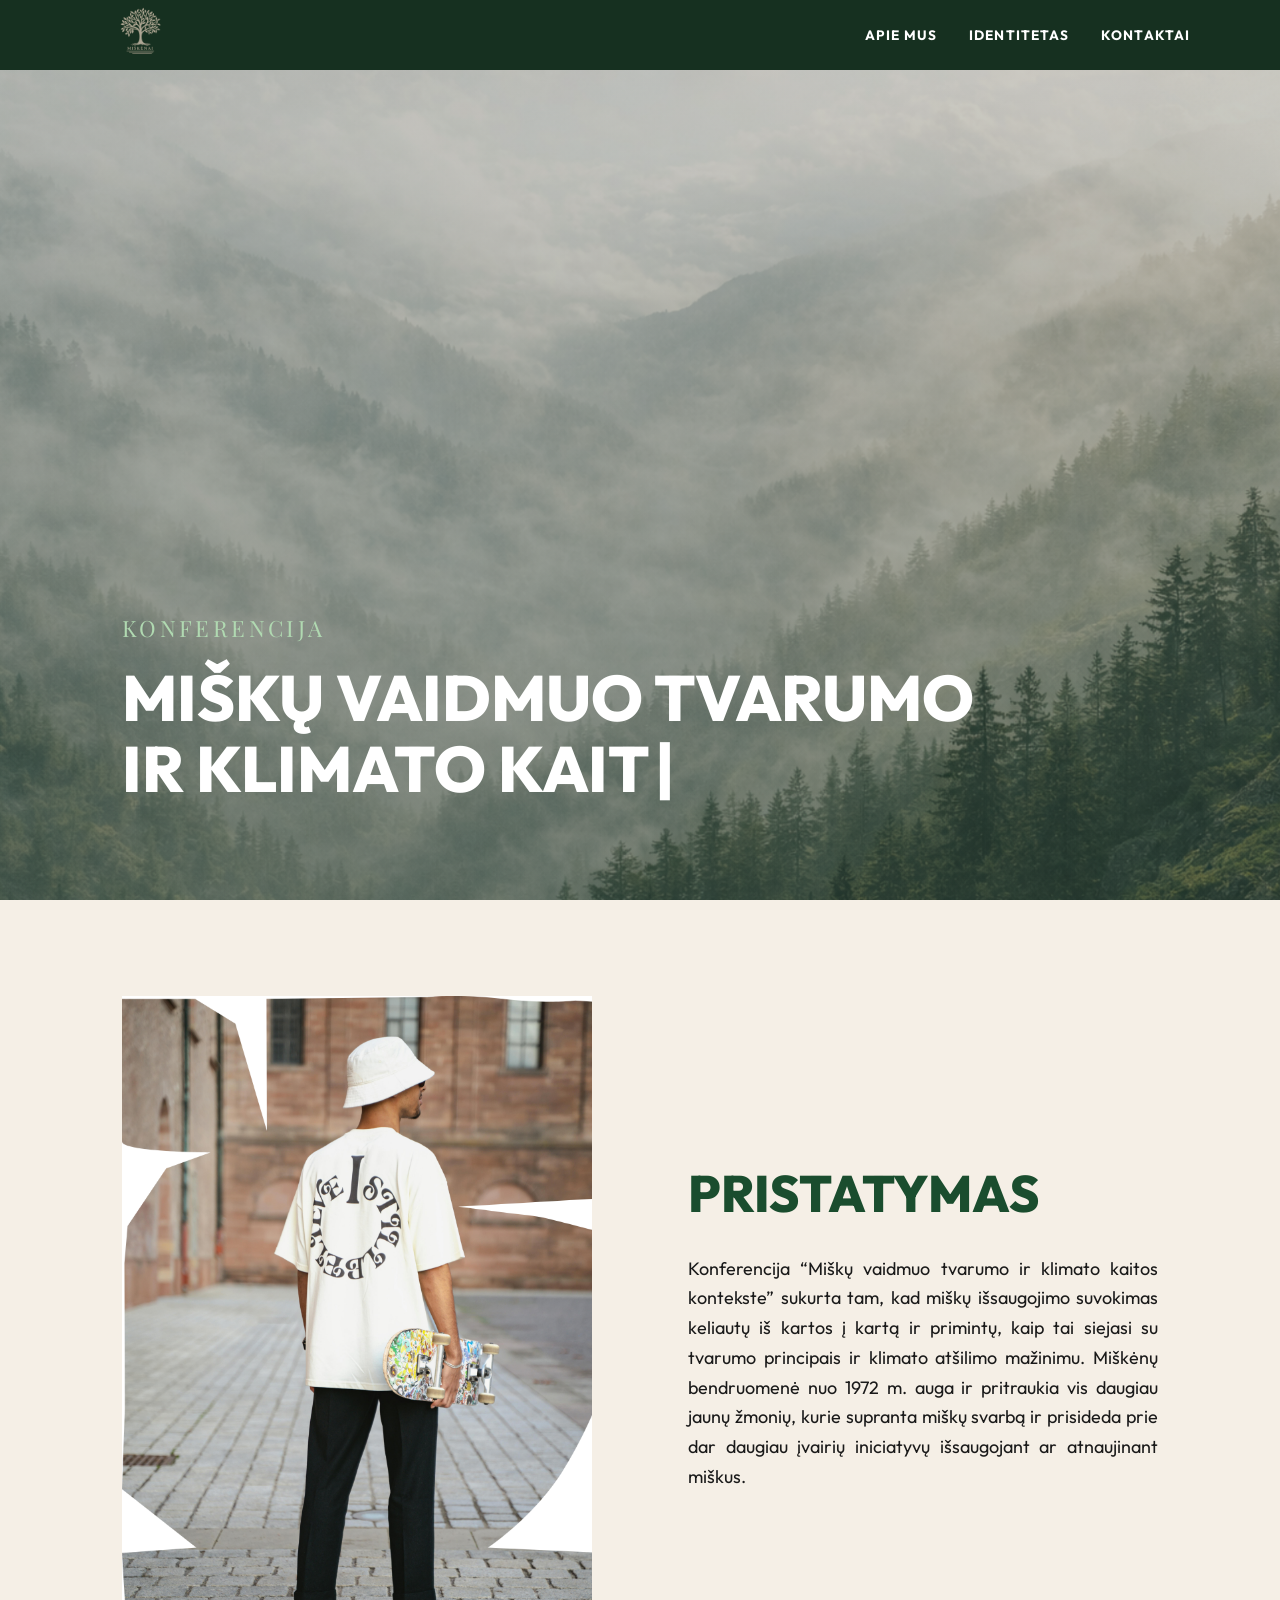
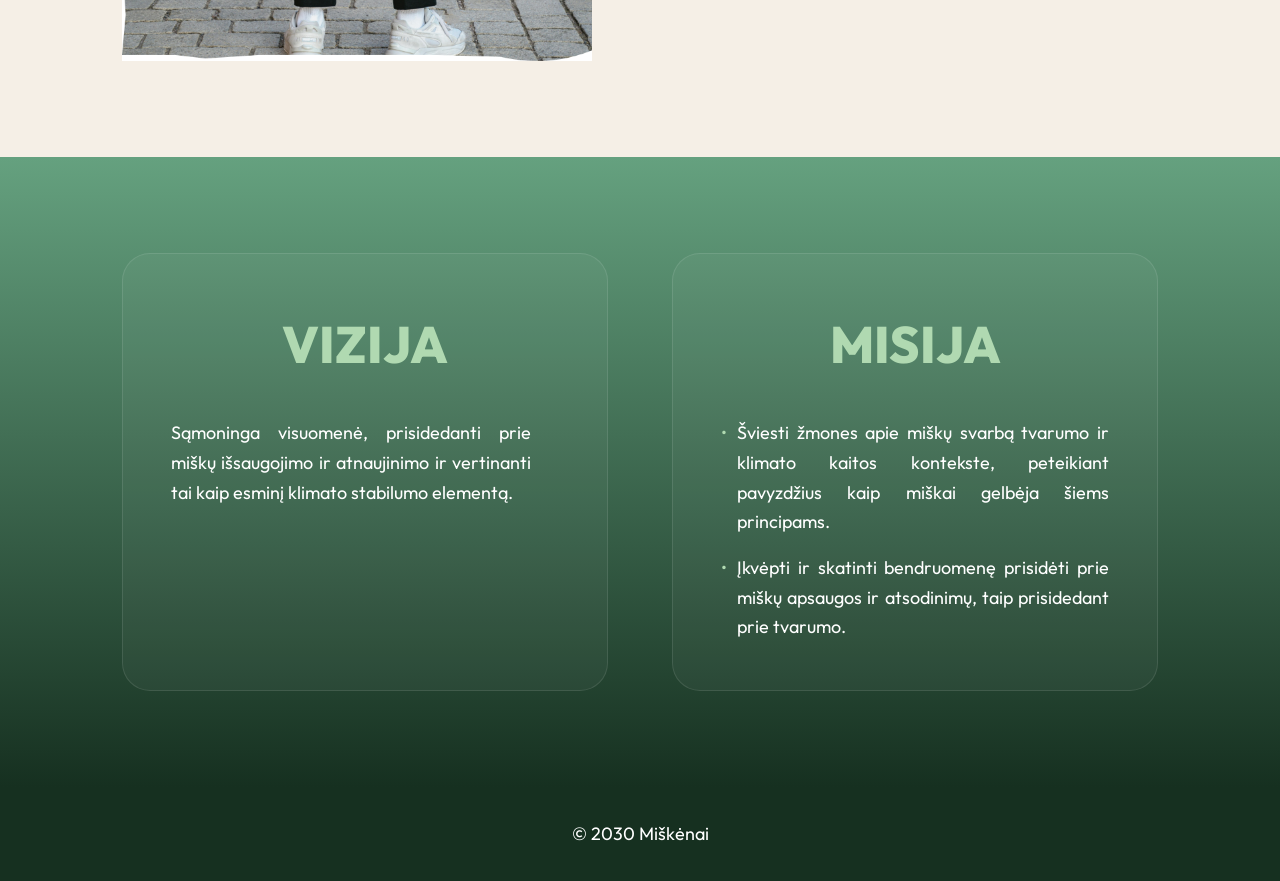
<file: index.html>
<!DOCTYPE html>
<html lang="lt">
    <head>
        <meta charset="UTF-8">
        <meta name="viewport" content="width=device-width, initial-scale=1.0">
        <title>Miškėnai</title>
        <link rel="stylesheet" href="variables.css">
        <link rel="stylesheet" href="style.css">
        <link rel="preconnect" href="https://fonts.googleapis.com">
        <link rel="preconnect" href="https://fonts.gstatic.com" crossorigin>
        <link href="https://fonts.googleapis.com/css2?family=Outfit:wght@300;400;700;800&family=Playfair+Display:wght@400;700&display=swap" rel="stylesheet">
    </head>

    <body>
        <header>
            <div class="navbar">
                    <a class="brand" href="index.html">
                        <img src="img/pagrindinis/logo2.png" alt="Miškėnai logotipas" class="logo">
                    </a>

                <nav>
                    <a href="#apie-mus">Apie mus</a>
                    <a href="identitetas.html">Identitetas</a>
                    <a href="kontaktai.html">Kontaktai</a>
                </nav>
            </div>
        </header>

        <main>
            <section class="hero">
                <div class="hero-content">
                    <p class="hero-eyebrow">KONFERENCIJA</p>
                    <h1 id="heroTitle"></h1>
                </div>
            </section>

            <section class="introduction" id="apie-mus">
                <div class="container intro-grid">

                    <div class="intro-image reveal-left">
                        <img src="img/pagrindinis/introduction.png" alt="">
                    </div>

                    <div class="intro-text reveal-right">
                        <h2>PRISTATYMAS</h2>
                        <p>
                            Konferencija “Miškų vaidmuo tvarumo ir klimato kaitos kontekste” sukurta tam, kad miškų išsaugojimo suvokimas keliautų iš kartos į kartą ir primintų, kaip tai siejasi su tvarumo principais ir klimato atšilimo mažinimu. Miškėnų bendruomenė nuo 1972 m. auga ir pritraukia vis daugiau jaunų žmonių, kurie supranta miškų svarbą ir prisideda prie dar daugiau įvairių iniciatyvų išsaugojant ar atnaujinant miškus.
                        </p>
                    </div>

                </div>
            </section> 

            <section class="vision-mission">
                <div class="container vm-grid">

                    <div class="vm-left">
                        <h2>VIZIJA</h2>
                        <p>
                            Sąmoninga visuomenė, prisidedanti prie miškų išsaugojimo ir atnaujinimo ir vertinanti tai kaip esminį klimato stabilumo elementą.
                        </p>
                    </div>

                    <div class="vm-right">
                        <h2>MISIJA</h2>
                        <ul>
                            <li>Šviesti žmones apie miškų svarbą tvarumo ir klimato kaitos kontekste, peteikiant pavyzdžius kaip miškai gelbėja šiems principams.</li>

                            <li>Įkvėpti ir skatinti bendruomenę prisidėti prie miškų apsaugos ir atsodinimų, taip prisidedant prie tvarumo.</li>
                        </ul>
                    </div>

                </div>
            </section>
        </main>

        <footer>
            <div class="footer">
                <div class="footer-left">
                    <p>&copy; 2030 Miškėnai</p>
                </div>
            </div>
        </footer>
        <script src="main.js"></script>
    </body>
    
</html>
</file>
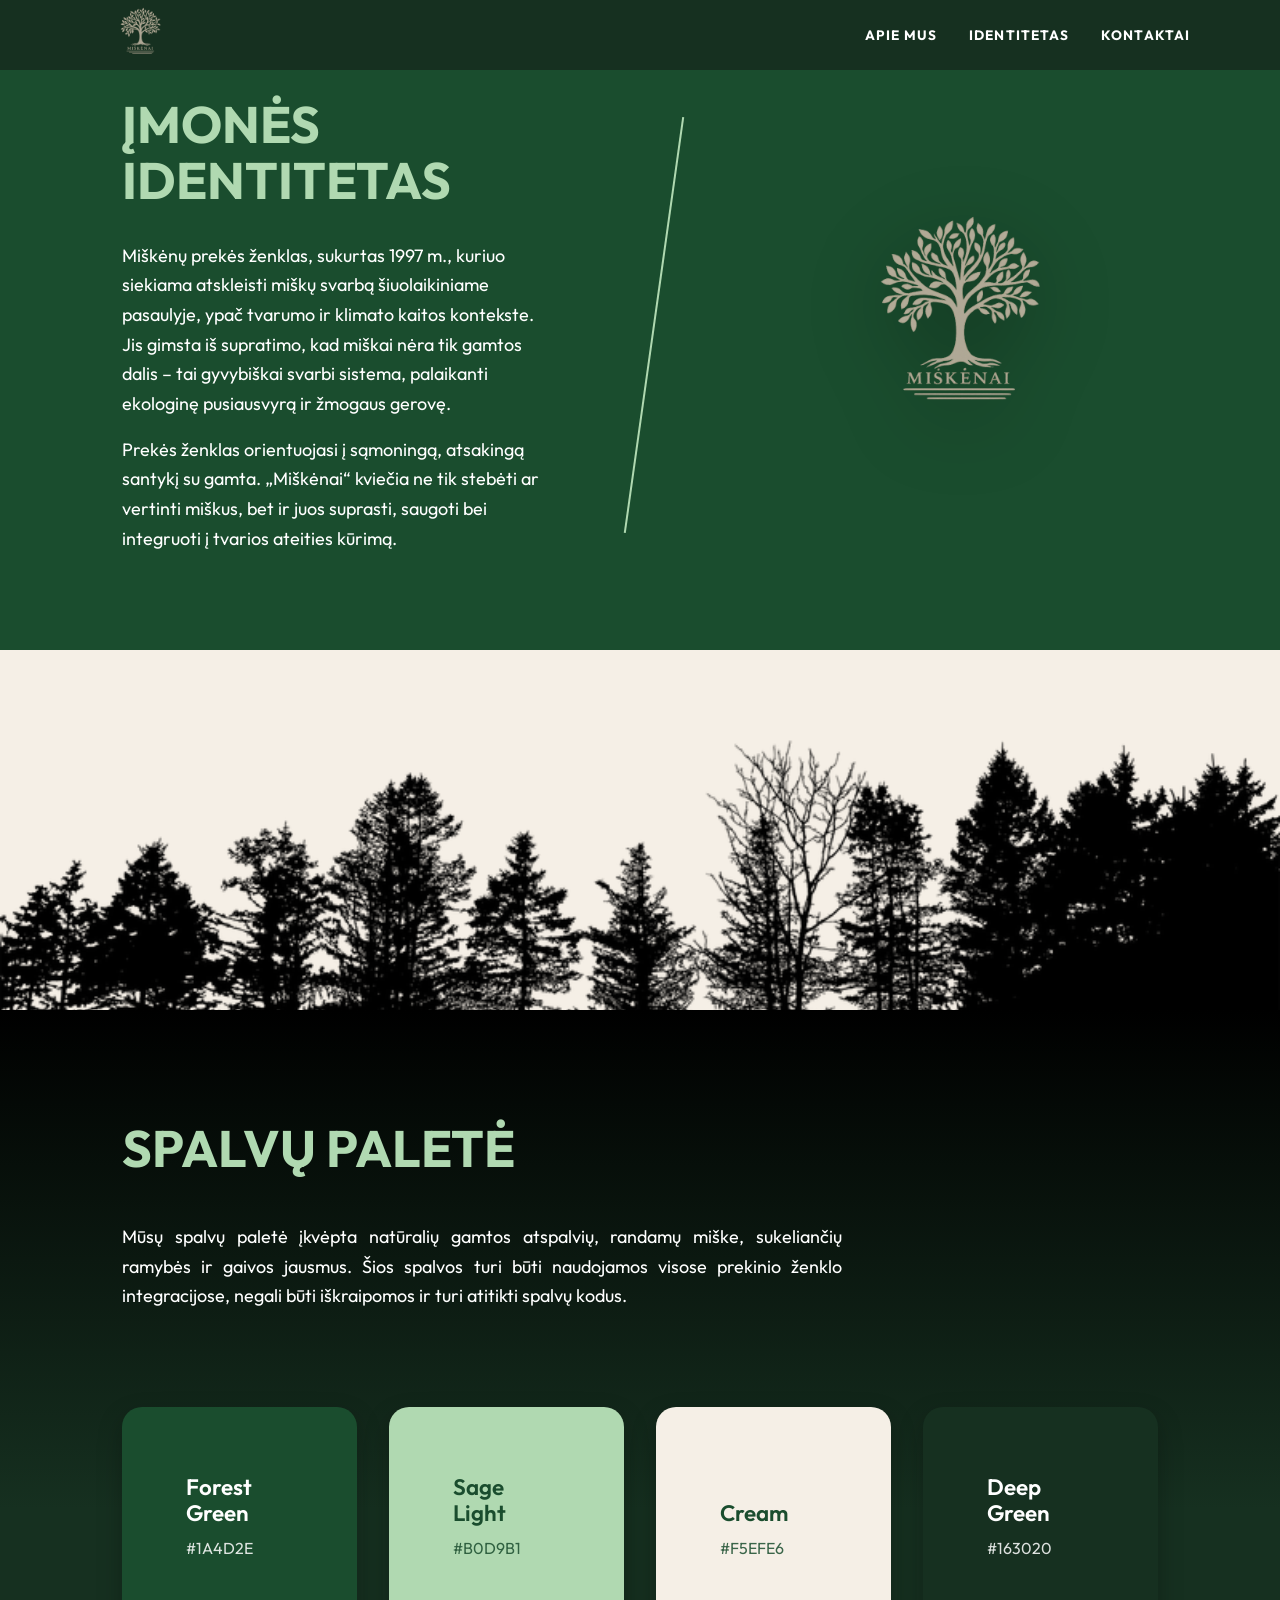
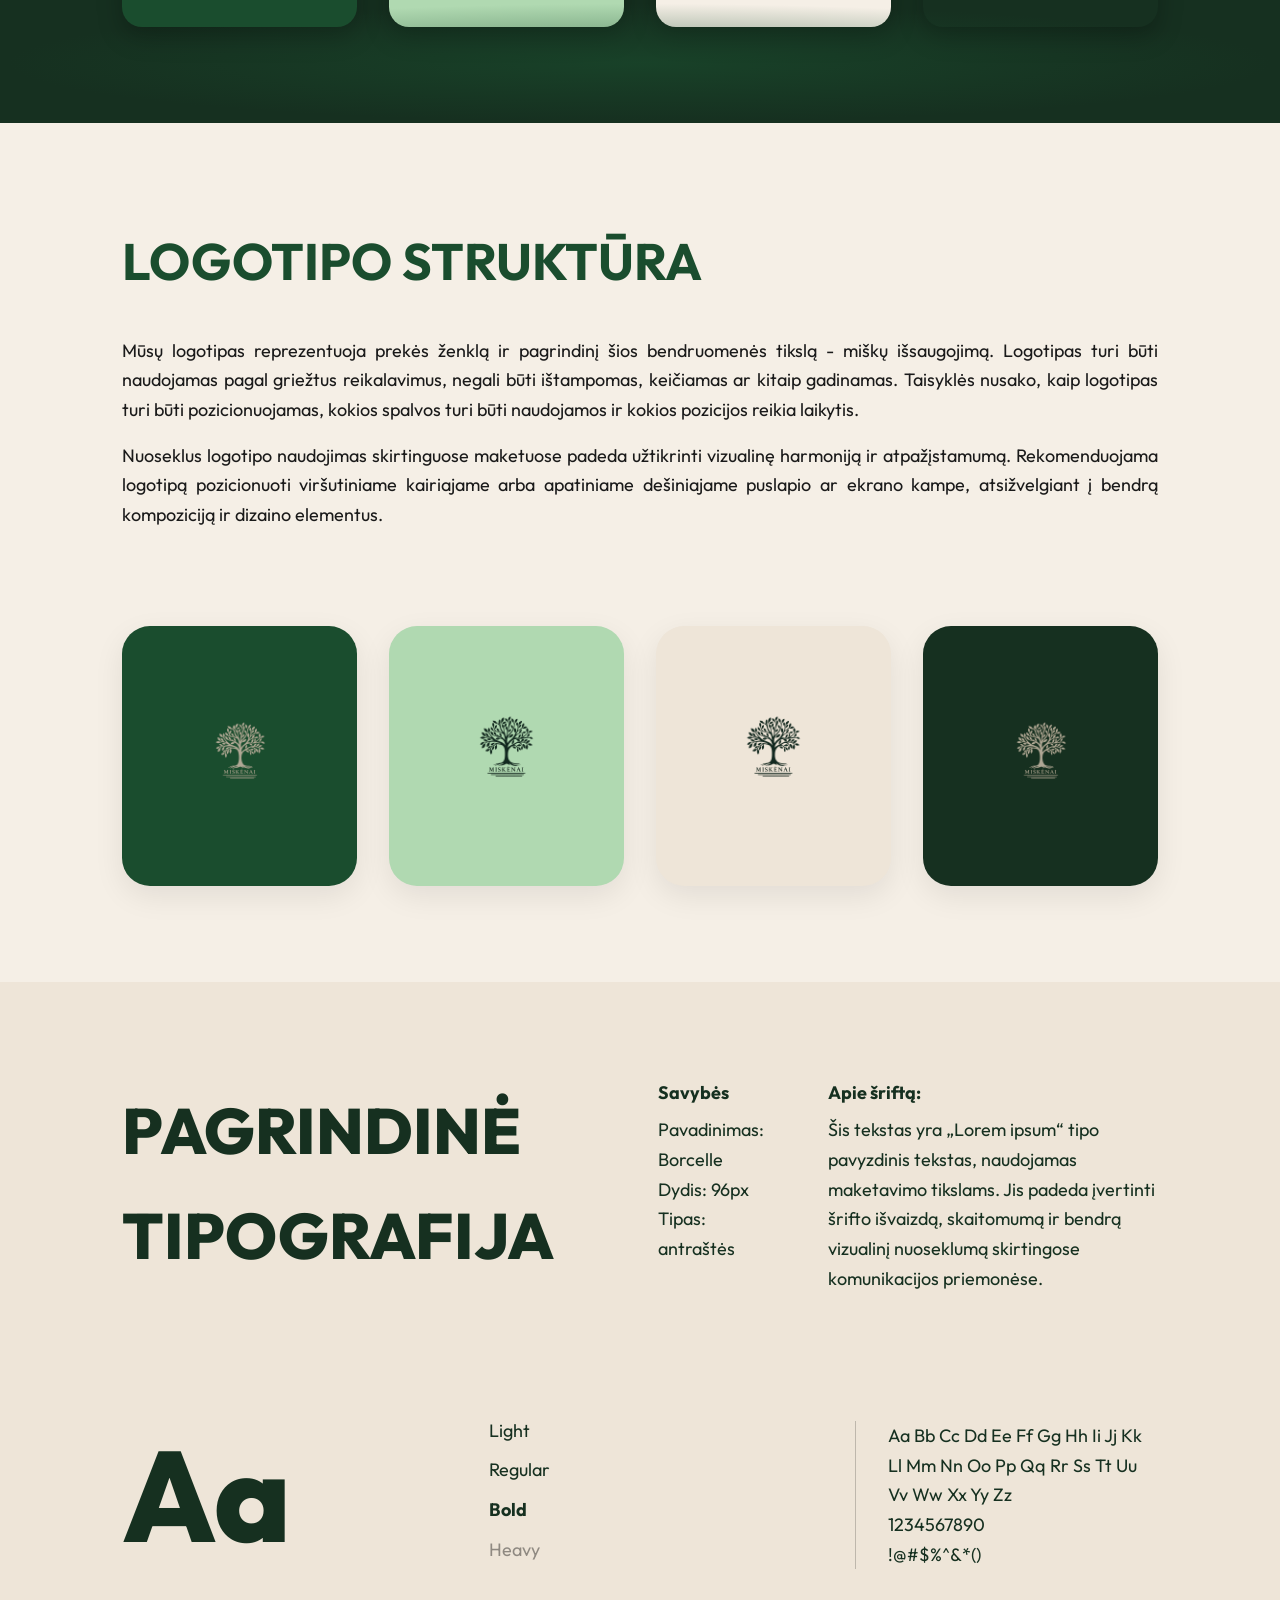
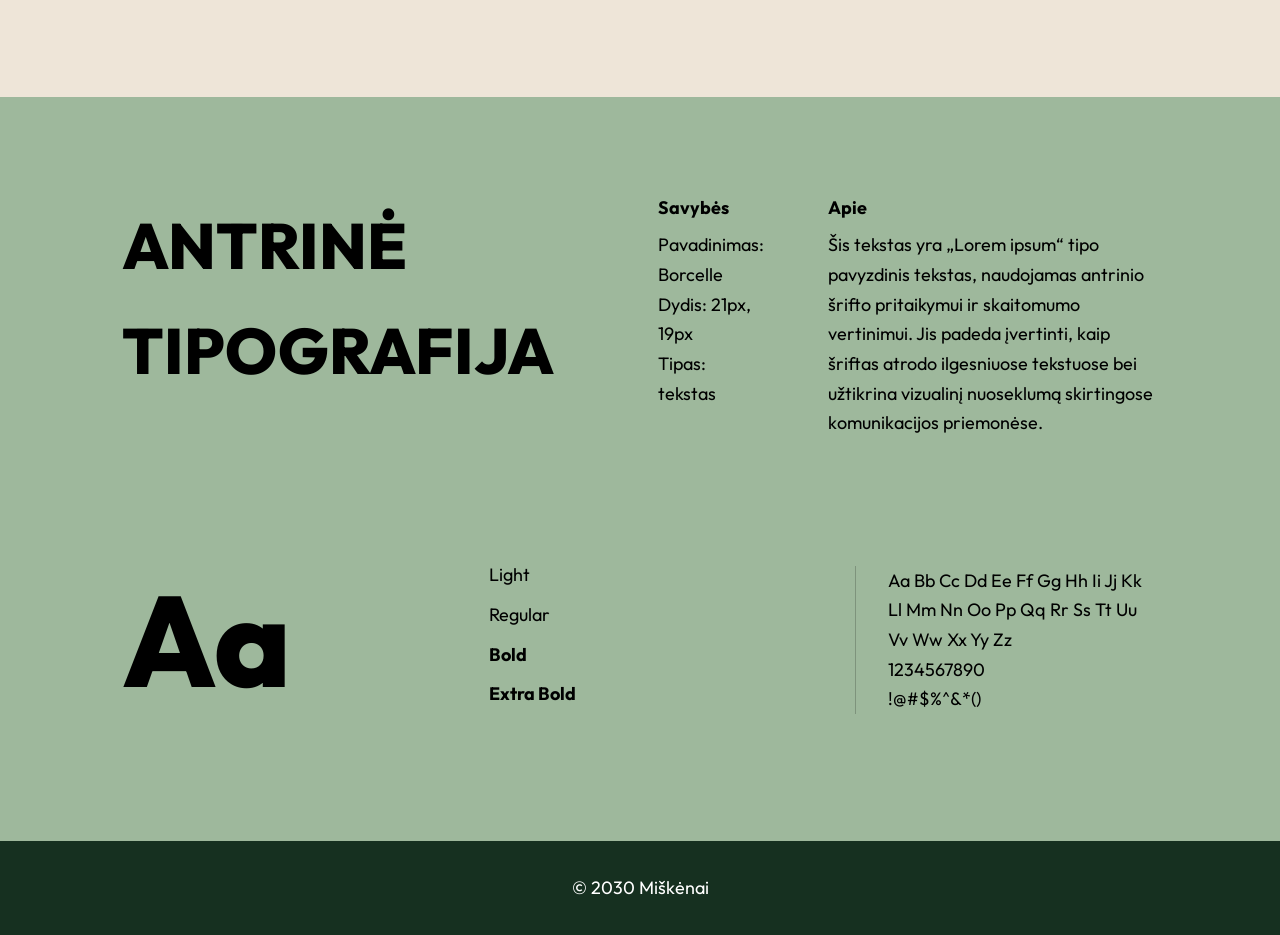
<file: identitetas.html>
<!DOCTYPE html>
<html lang="lt">
    <head>
        <meta charset="UTF-8">
        <meta name="viewport" content="width=device-width, initial-scale=1.0">
        <title>Miškėnai | Identitetas</title>
        <link rel="stylesheet" href="variables.css">
        <link rel="stylesheet" href="style.css">
        <link rel="preconnect" href="https://fonts.googleapis.com">
        <link rel="preconnect" href="https://fonts.gstatic.com" crossorigin>
        <link href="https://fonts.googleapis.com/css2?family=Outfit:wght@300;400;700;800&family=Playfair+Display:wght@400;700&display=swap" rel="stylesheet">
    </head>

    <body>
        <header>
            <div class="navbar">
                <a class="brand" href="index.html">
                    <img src="img/pagrindinis/logo2.png" alt="Miškėnai logotipas" class="logo">
                </a>

                <nav>
                    <a href="index.html#apie-mus">Apie mus</a>
                    <a href="identitetas.html">Identitetas</a>
                    <a href="kontaktai.html">Kontaktai</a>
                </nav>
            </div>
        </header>

        <main>
            <section class="brand-identity">
                <div class="container brand-identity-grid">
                    <div class="brand-identity-left">
                        <h2>ĮMONĖS IDENTITETAS</h2>
                        <p>Miškėnų prekės ženklas, sukurtas 1997 m., kuriuo siekiama atskleisti miškų svarbą šiuolaikiniame pasaulyje, ypač tvarumo ir klimato kaitos kontekste. Jis gimsta iš supratimo, kad miškai nėra tik gamtos dalis – tai gyvybiškai svarbi sistema, palaikanti ekologinę pusiausvyrą ir žmogaus gerovę.</p>
                        <p>Prekės ženklas orientuojasi į sąmoningą, atsakingą santykį su gamta. „Miškėnai“ kviečia ne tik stebėti ar vertinti miškus, bet ir juos suprasti, saugoti bei integruoti į tvarios ateities kūrimą.</p>
                    </div>

                    <div class="brand-identity-divider"></div>

                    <div class="brand-identity-right">
                        <img src="img/pagrindinis/logo2.png" alt="Miškėnai logotipas" class="brand-logo2">
                    </div>
                </div>
            </section>

            <section class="forest">
                <img src="img/identitetas/image1.png" alt="Miškas">
            </section> 

            <section class="color-palette">
                <div class="container">
                    <h2>SPALVŲ PALETĖ</h2>
                    <p class="palette-desc">
                        Mūsų spalvų paletė įkvėpta natūralių gamtos atspalvių, randamų miške, sukeliančių ramybės ir gaivos jausmus. Šios spalvos turi būti naudojamos visose prekinio ženklo integracijose, negali būti iškraipomos ir turi atitikti spalvų kodus.
                    </p>

                    <div class="palette-grid">
                        <div class="color-card forest-green">
                            <div class="card-content">
                                <p>Forest Green</p>
                                <span>#1A4D2E</span>
                            </div>
                            <div class="color-tones">
                                <div></div>
                                <div></div>
                                <div></div>
                            </div>
                        </div>

                        <div class="color-card sage-light">
                            <div class="card-content">
                                <p>Sage Light</p>
                                <span>#B0D9B1</span>
                            </div>
                            <div class="color-tones">
                                <div></div>
                                <div></div>
                                <div></div>
                            </div>
                        </div>

                        <div class="color-card cream">
                            <div class="card-content">
                                <p>Cream</p>
                                <span>#F5EFE6</span>
                            </div>
                            <div class="color-tones">
                                <div></div>
                                <div></div>
                                <div></div>
                            </div>
                        </div>

                        <div class="color-card deep-green">
                            <div class="card-content">
                                <p>Deep Green</p>
                                <span>#163020</span>
                            </div>
                            <div class="color-tones">
                                <div></div>
                                <div></div>
                                <div></div>
                            </div>
                        </div>
                    </div>
                </div>
            </section>

            <section class="logo-structure">
                <div class="container">
                    <h2>LOGOTIPO STRUKTŪRA</h2>
                    <div class="logo-text">
                        <p>Mūsų logotipas reprezentuoja prekės ženklą ir pagrindinį šios bendruomenės tikslą - miškų išsaugojimą. Logotipas turi būti naudojamas pagal griežtus reikalavimus, negali būti ištampomas, keičiamas ar kitaip gadinamas. Taisyklės nusako, kaip logotipas turi būti pozicionuojamas, kokios spalvos turi būti naudojamos ir kokios pozicijos reikia laikytis.</p>
                        <p>Nuoseklus logotipo naudojimas skirtinguose maketuose padeda užtikrinti vizualinę harmoniją ir atpažįstamumą. Rekomenduojama logotipą pozicionuoti viršutiniame kairiajame arba apatiniame dešiniajame puslapio ar ekrano kampe, atsižvelgiant į bendrą kompoziciją ir dizaino elementus.</p>
                    </div>

                    <div class="logo-variant">
                        <div class="logo-variant-content bg-forest">
                            <img src="img/pagrindinis/logo2.png" alt="Miškėnai logotipas šviesiame fone" class="structure-logo">
                        </div>

                        <div class="logo-variant-content bg-sage">
                            <img src="img/pagrindinis/logo1.png" alt="Miškėnai logotipas sage fone" class="structure-logo">
                        </div>

                        <div class="logo-variant-content bg-cream">
                            <img src="img/pagrindinis/logo1.png" alt="Miškėnai logotipas cream fone" class="structure-logo">
                        </div>

                        <div class="logo-variant-content bg-deep">
                            <img src="img/pagrindinis/logo2.png" alt="Miškėnai logotipas tamsiame fone" class="structure-logo">
                        </div>
                    </div>
                </div>
            </section>

            <section class="typography primary-type">
                <div class="container">

                    <div class="type-top">
                        <h2>PAGRINDINĖ TIPOGRAFIJA</h2>

                        <div class="type-info">
                            <div>
                                <h4>Savybės</h4>
                                <p>Pavadinimas: Borcelle</p>
                                <p>Dydis: 96px</p>
                                <p>Tipas: antraštės</p>
                            </div>

                            <div>
                                <h4>Apie šriftą:</h4>
                                <p>
                                    Šis tekstas yra „Lorem ipsum“ tipo pavyzdinis tekstas, naudojamas maketavimo tikslams. Jis padeda įvertinti šrifto išvaizdą, skaitomumą ir bendrą vizualinį nuoseklumą skirtingose komunikacijos priemonėse.                                
                                </p>
                            </div>
                        </div>
                    </div>

                    <div class="type-bottom">
                        <div class="type-big">Aa</div>

                        <div class="type-weights">
                            <p>Light</p>
                            <p>Regular</p>
                            <p><strong>Bold</strong></p>
                            <p class="heavy">Heavy</p>
                        </div>

                        <div class="type-overview">
                            <p>Aa Bb Cc Dd Ee Ff Gg Hh Ii Jj Kk Ll Mm Nn Oo Pp Qq Rr Ss Tt Uu Vv Ww Xx Yy Zz</p>
                            <p>1234567890</p>
                            <p>!@#$%^&*()</p>
                        </div>
                    </div>

                </div>
            </section>

            <section class="typography secondary-type">
                <div class="container">

                    <div class="type-top">
                        <h2>ANTRINĖ TIPOGRAFIJA</h2>

                        <div class="type-info">
                            <div>
                                <h4>Savybės</h4>
                                <p>Pavadinimas: Borcelle</p>
                                <p>Dydis: 21px, 19px</p>
                                <p>Tipas: tekstas</p>
                            </div>

                            <div>
                                <h4>Apie</h4>
                                <p>
                                    Šis tekstas yra „Lorem ipsum“ tipo pavyzdinis tekstas, naudojamas antrinio šrifto pritaikymui ir skaitomumo vertinimui. Jis padeda įvertinti, kaip šriftas atrodo ilgesniuose tekstuose bei užtikrina vizualinį nuoseklumą skirtingose komunikacijos priemonėse.                                
                                </p>
                            </div>
                        </div>
                    </div>

                    <div class="type-bottom">
                        <div class="type-big">Aa</div>

                        <div class="type-weights">
                            <p>Light</p>
                            <p>Regular</p>
                            <p><strong>Bold</strong></p>
                            <p><strong>Extra Bold</strong></p>
                        </div>

                        <div class="type-overview">
                            <p>Aa Bb Cc Dd Ee Ff Gg Hh Ii Jj Kk Ll Mm Nn Oo Pp Qq Rr Ss Tt Uu Vv Ww Xx Yy Zz</p>
                            <p>1234567890</p>
                            <p>!@#$%^&*()</p>
                        </div>
                    </div>

                </div>
            </section>
        </main>

        <footer>
            <div class="footer">
                <div class="footer-left">
                    <p>&copy; 2030 Miškėnai</p>
                </div>
            </div>
        </footer>
        <script src="main.js"></script>
    </body>
</html>
</file>
<file: variables.css>
:root {
    --color-cream:#F5EFE6;
    --color-sage-light:#B0D9B1;
    --color-green-dark:#1A4D2E;
    --color-green-black:#163020;
    --color-white: #FFFFFF;
    --color-text: #1A1A1A;

    --font-heading: 'Outfit', sans-serif;
    --font-body: 'Outfit', sans-serif;
    --font-accent: 'Playfair Display', serif;

    --fs-display: clamp(2rem, 5vw, 4.5rem);
    --fs-heading: clamp(2rem, 4vw, 3.5rem);
    --fs-subheading: clamp(1.1rem, 2vw, 1.4rem);
    --fs-body: 1.125rem;
    --fs-small: 0.8rem;

    --fw-light:   300;
    --fw-regular: 400;
    --fw-bold:    700;
    --fw-heavy:   800;

    --lh-heading: 1.1;
    --lh-body:    1.65;

    --space-xs: 0.5rem;
    --space-sm: 1rem;
    --space-md: 2rem;
    --space-lg: 4rem;
    --space-xl: 6rem;

    --section-pad: clamp(3rem, 8vw, 6rem);

    --container-max: 1100px;
    --container-padding: var(--space-md);

    --transition-fast: 150ms ease;
    --transition-normal: 300ms ease;

    --shadow-soft: 0 10px 30px rgba(0, 0, 0, 0.08);
}
</file>
<file: style.css>
/* RESET & BASE */
*,
*::before,
*::after {
    box-sizing: border-box;
    margin: 0;
    padding: 0;
}

html {
    scroll-behavior: smooth;
}

body {
    font-family: var(--font-body);
    font-size: var(--fs-body);
    line-height: var(--lh-body);
    color: var(--color-text);
    background-color: var(--color-cream);
    overflow-x: hidden;
}

img {
    display: block;
    max-width: 100%;
}

header {
    position: fixed;
    top: 0;
    left: 0;
    width: 100%;
    z-index: 100;
    height: 70px;
    padding: 0 var(--space-md);
    background-color: var(--color-green-black);
}

.navbar {
    max-width: var(--container-max);
    margin: 0 auto;
    height: 100%;
    display: flex;
    align-items: center;
    justify-content: space-between;
}

.brand .logo {
    height: 100px;
    width: auto;
    object-fit: contain;
}

nav {
    display: flex;
    align-items: center;
    gap: var(--space-md);
}

nav a {
    font-family: var(--font-heading);
    font-size: 0.85rem;
    font-weight: var(--fw-bold);
    letter-spacing: 0.08em;
    text-transform: uppercase;
    color: var(--color-white);
    text-decoration: none;
}

nav a:hover {
    color: var(--color-sage-light);
}

footer {
    width: 100%;
    padding: var(--space-md) 0;
    background-color: var(--color-green-black);
    text-align: center;
    color: var(--color-white); 
}

.container {
    width: 100%;
    max-width: var(--container-max);
    margin: 0 auto;
    padding: 0 var(--space-md);
}

.hero {
    min-height: 100vh;
    padding-top: 70px;
    display: flex;
    align-items: flex-end;
    background-image:
        linear-gradient(
            to bottom,
            rgba(22, 48, 32, 0.2),
            rgba(22, 48, 32, 0.45)
        ),
        url('img/pagrindinis/main.png');
    background-size: cover;
    background-position: center;
    background-repeat: no-repeat;
}

.hero-content {
    width: 100%;
    max-width: var(--container-max);
    margin: 0 auto;
    padding: 0 var(--container-padding) var(--space-xl);
    transition: transform 0.1s linear;
}

.hero-eyebrow {
    font-family: var(--font-accent);
    font-weight: var(--fw-regular);
    font-size: var(--fs-subheading);
    letter-spacing: 0.15em;
    text-transform: uppercase;
    color: var(--color-sage-light);
    margin-bottom: var(--space-sm);
}

.hero-content h1 {
    font-family: var(--font-heading);
    font-weight: var(--fw-heavy);
    font-size: var(--fs-display);
    line-height: var(--lh-heading);
    color: var(--color-white);
    text-transform: uppercase;
    max-width: 900px;
}

#heroTitle::after {
    content: "|";
    margin-left: 5px;
    animation: blink 1s infinite;
}

#heroTitle.finished::after {
    animation: none;
    opacity: 0;
}

@keyframes blink {
    0%, 50%, 100% { opacity: 1; }
    25%, 75% { opacity: 0; }
}

.introduction {
    padding: var(--section-pad) 0;
    background-color: var(--color-cream);
}

.intro-grid {
    display: grid;
    grid-template-columns: 1fr 1fr;
    gap: var(--space-xl);
    align-items: center;
}

.intro-image img {
    width: 100%;
    max-width: 470px;
    height: auto;
    display: block;
}

.intro-text h2 {
    font-family: var(--font-heading);
    font-weight: var(--fw-heavy);
    font-size: var(--fs-heading);
    line-height: var(--lh-heading);
    color: var(--color-green-dark);
    margin-bottom: var(--space-md);
}

.intro-text p {
    font-size: var(--fs-body);
    line-height: var(--lh-body);
    color: var(--color-text);
    text-align: justify;
}

/* reveal animation */
.reveal-left,
.reveal-right {
    opacity: 0;
    transition: transform 2s ease, opacity 2s ease;
}

.reveal-left {
    transform: translateX(-80px);
}

.reveal-right {
    transform: translateX(80px);
}

.reveal-left.active,
.reveal-right.active {
    opacity: 1;
    transform: translateX(0);
}

.vision-mission {
    padding: var(--section-pad) 0;
    background: linear-gradient(
        180deg,
        #65A17F,
        var(--color-green-black)
    );
}

.vm-grid {
    display: grid;
    grid-template-columns: 1fr 1fr;
    gap: var(--space-lg);
}

.vm-left,
.vm-right {
    padding: clamp(2rem, 4vw, 3rem);
    border: 1px solid rgba(255, 255, 255, 0.1);
    border-radius: 28px;
    background: rgba(255, 255, 255, 0.04);
    transition: transform var(--transition-normal);
}

.vm-left:hover,
.vm-right:hover {
    transform: translateY(-6px);
    background: var(--color-green-black);
}

.vm-left h2,
.vm-right h2 {
    font-family: var(--font-heading);
    font-weight: var(--fw-heavy);
    font-size: var(--fs-heading);
    color: var(--color-sage-light);
    margin-bottom: var(--space-md);
    text-align: center;
}

.vm-left p,
.vm-right li {
    font-size: var(--fs-body);
    line-height: var(--lh-body);
    color: var(--color-white);
    text-align: justify;
    text-justify: inter-word;
}

.vm-left p {
    max-width: 30ch;
}

.vm-right ul {
    list-style: none;
    padding: 0;
    display: grid;
    gap: var(--space-sm);
}

.vm-right li {
    position: relative;
    padding-left: var(--space-sm);
}

.vm-right li::before {
    content: "•";
    position: absolute;
    left: 0;
    color: var(--color-sage-light);
}

.brand-identity {
    padding: var(--section-pad) 0;
    background: var(--color-green-dark);
}

.brand-identity-grid {
    display: grid;
    grid-template-columns: minmax(0, 1.4fr) 80px minmax(400px, 1.2fr);
    gap: var(--space-lg);
    align-items: center;
}

.brand-identity-left h2 {
    font-size: var(--fs-heading);
    line-height: var(--lh-heading);
    color: var(--color-sage-light);
    margin-bottom: var(--space-md);
}

.brand-identity-left p {
    font-size: var(--fs-body);
    line-height: var(--lh-body);
    color: var(--color-white);
    max-width: 58ch;
    margin-bottom: var(--space-sm);
}

.brand-identity-left p:last-child {
    margin-bottom: 0;
}

.brand-identity-divider {
    width: 2px;
    height: 420px;
    background: var(--color-sage-light);
    transform: rotate(8deg);
    justify-self: center;
}

.brand-identity-right {
    display: flex;
    justify-content: center;
    align-items: flex-start;
}

.brand-logo2 {
    width: 100%;
    max-width: 480px;
    height: auto;
    object-fit: contain;
    filter: drop-shadow(0 20px 40px rgba(0,0,0,0.4));
}

.forest {
    width: 100%;
    height: clamp(250px, 40vh, 400px);
    overflow: hidden;
}

.forest img {
    width: 100%;
    height: 100%;
    object-fit: cover;
    object-position: 50% 70%;
    display: block;
}

.color-palette {
    padding: var(--section-pad) 0;
    background: linear-gradient(
        to bottom,
        #000000 0%,
        var(--color-green-black) 70%
    );
    position: relative;
}

.color-palette::after {
    content: "";
    position: absolute;
    left: 0;
    right: 0;
    bottom: 0;
    height: 120px;
    background: radial-gradient(
        ellipse at center,
        rgba(26, 77, 46, 0.6),
        transparent 70%
    );
    pointer-events: none;
}

.color-palette h2 {
    font-size: var(--fs-heading);
    color: var(--color-sage-light);
    margin-bottom: var(--space-md);
}

.palette-desc {
    max-width: 60ch;
    font-size: var(--fs-body);
    line-height: var(--lh-body);
    margin-bottom: var(--space-xl);
    color: var(--color-white);
    text-align: justify;
    text-justify: inter-word;
}

.palette-grid {
    display: grid;
    grid-template-columns: repeat(4, 1fr);
    gap: var(--space-md);
    align-items: start;
}

.color-card {
    position: relative;
    min-height: 220px;
    border-radius: 20px;
    overflow: hidden;
    display: flex;
    align-items: flex-end;
    transition: transform 0.3s ease, box-shadow 0.3s ease;
    box-shadow: 0 10px 25px rgba(0, 0, 0, 0.25);
}

.color-card:hover {
    transform: translateY(-8px);
    box-shadow: 0 20px 40px rgba(0, 0, 0, 0.35);
}

.card-content {
    position: relative;
    z-index: 2;
    padding: var(--space-lg);
    width: 100%;
}

.color-card p {
    font-size: 1.4rem;
    font-weight: 600;
    margin: 0 0 6px;
    line-height: 1.2;
    color: inherit;
    text-align: left;
}

.color-card span {
    font-size: 1rem;
    opacity: 0.85;
    color: inherit;
}

.color-tones {
    position: absolute;
    left: 0;
    right: 0;
    bottom: 0;
    height: 0;
    opacity: 0;
    display: grid;
    grid-template-rows: repeat(3, 1fr);
    transition: height 0.35s ease, opacity 0.35s ease;
    z-index: 1;
}

.color-card:hover .color-tones {
    height: 120px;
    opacity: 1;
}

.forest-green {
    background: #1A4D2E;
    color: #ffffff;
}

.sage-light {
    background: #B0D9B1;
    color: #1A4D2E;
}

.cream {
    background: #F5EFE6;
    color: #1A4D2E;
}

.deep-green {
    background: #163020;
    color: #ffffff;
}

.forest-green .color-tones div:nth-child(1) { background: #3a6a4c; }
.forest-green .color-tones div:nth-child(2) { background: #5b8a6b; }
.forest-green .color-tones div:nth-child(3) { background: #7eaa8d; }

.sage-light .color-tones div:nth-child(1) { background: #bddfc0; }
.sage-light .color-tones div:nth-child(2) { background: #cfe8d1; }
.sage-light .color-tones div:nth-child(3) { background: #e2f1e3; }

.cream .color-tones div:nth-child(1) { background: #f7f2ec; }
.cream .color-tones div:nth-child(2) { background: #faf6f1; }
.cream .color-tones div:nth-child(3) { background: #fdfbf8; }

.deep-green .color-tones div:nth-child(1) { background: #2b4b37; }
.deep-green .color-tones div:nth-child(2) { background: #496957; }
.deep-green .color-tones div:nth-child(3) { background: #6a8977; }

.logo-structure {
    padding: var(--section-pad) 0;
    background: var(--color-cream);
}

.logo-structure h2 {
    font-size: var(--fs-heading);
    margin-bottom: var(--space-md);
    color: var(--color-green-dark);
}

.logo-text {
    max-width: 100%;
    text-align: justify;
}

.logo-text p {
    font-size: var(--fs-body);
    line-height: var(--lh-body);
    margin-bottom: var(--space-sm);
    color: var(--color-text);
}

.logo-text p:last-child {
    margin-bottom: 0;
}

/* LOGO VARIANTS */
.logo-variant {
    display: grid;
    grid-template-columns: repeat(4, 1fr);
    gap: var(--space-md);
    margin-top: var(--space-xl);
}

.logo-variant-content {
    min-height: 260px;
    border-radius: 28px;
    padding: clamp(1.5rem, 3vw, 2.5rem);
    display: flex;
    align-items: center;
    justify-content: center;
    box-shadow: var(--shadow-soft);
    transition: transform var(--transition-normal), box-shadow var(--transition-normal);
    overflow: hidden;
}

.logo-variant-content:hover {
    transform: translateY(-6px);
    box-shadow: 0 18px 35px rgba(0, 0, 0, 0.12);
}

.structure-logo {
    max-width: 78%;
    max-height: 140px;
    width: auto;
    height: auto;
    object-fit: contain;
}

/* background variants */
.bg-forest {
    background-color: var(--color-green-dark);
}

.bg-sage {
    background-color: var(--color-sage-light);
}

.bg-cream {
    background-color: #EEE5D8;
}

.bg-deep {
    background-color: var(--color-green-black);
}

/* TYPOGRAPHY SECTION */
.typography {
    padding: var(--section-pad) 0;
}

.primary-type {
    background: #EEE5D8;
    color: var(--color-green-black);
}

.secondary-type {
    background: #9EB89C;
    color: #000;
}

/* TOP */
.type-top {
    display: flex;
    justify-content: space-between;
    align-items: flex-start;
    margin-bottom: var(--space-xl);
}

.type-top h2 {
    font-size: clamp(2rem, 5vw, 4rem);
    font-weight: var(--fw-heavy);
}

.type-info {
    display: flex;
    gap: var(--space-lg);
    max-width: 500px;
}

.type-info h4 {
    margin-bottom: 0.5rem;
    font-weight: var(--fw-bold);
}

/* BOTTOM */
.type-bottom {
    display: grid;
    grid-template-columns: 1fr 1fr 1fr;
    align-items: center;
    gap: var(--space-lg);
}

/* BIG AA */
.type-big {
    font-size: clamp(5rem, 10vw, 10rem);
    font-weight: var(--fw-heavy);
}

/* WEIGHTS */
.type-weights p {
    margin-bottom: 10px;
}

.type-weights .heavy {
    text-decoration: relative;
    color: rgba(0, 0, 0, 0.4);
}

/* OVERVIEW */
.type-overview {
    border-left: 1px solid rgba(0,0,0,0.2);
    padding-left: var(--space-md);
}
</file>
